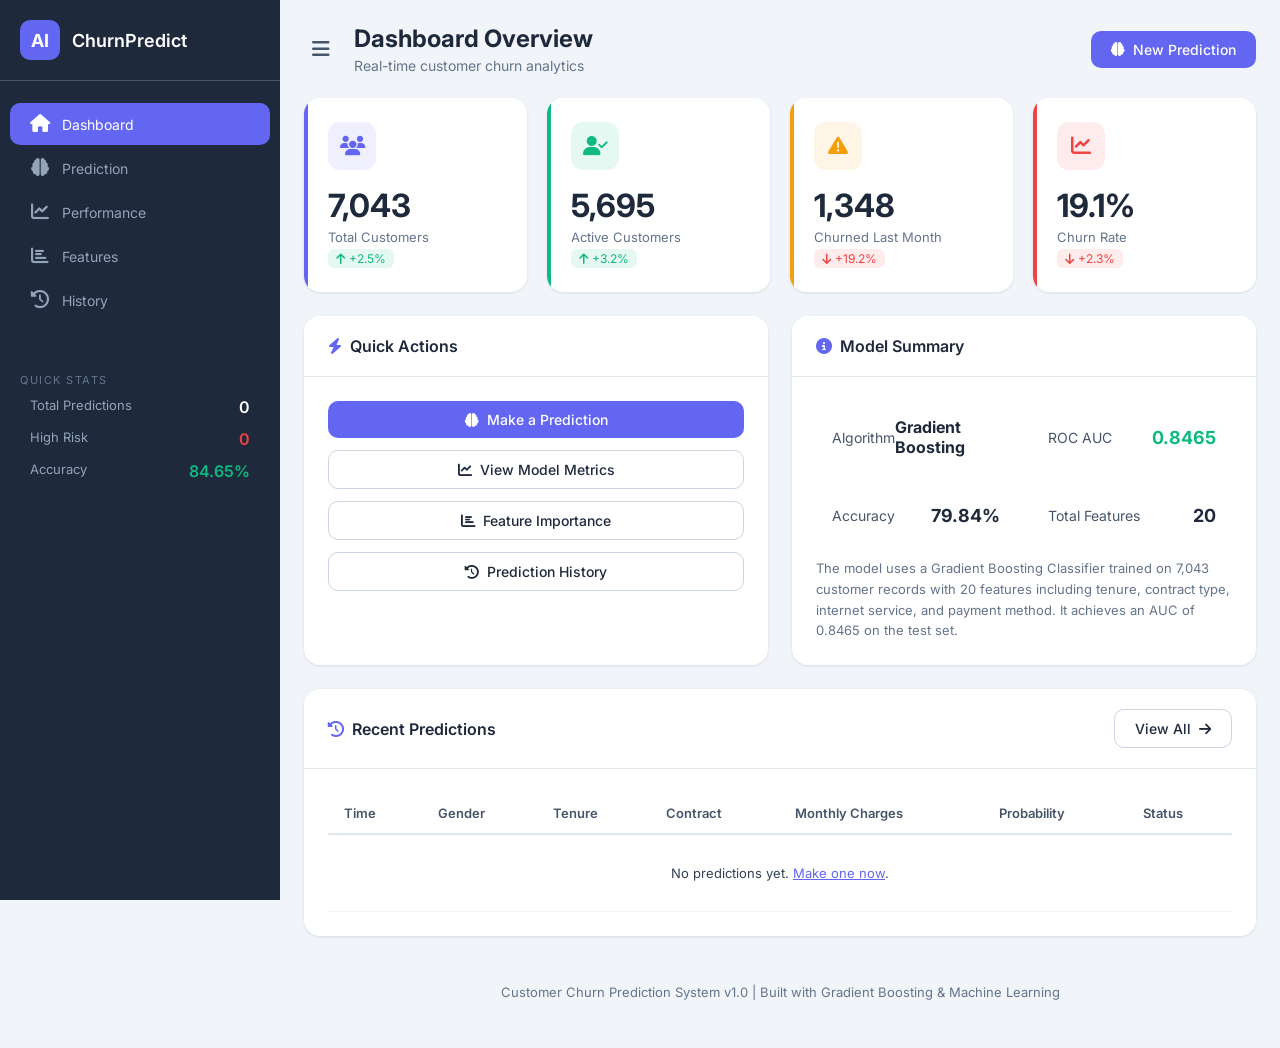
<file: templates/index.html>
<!doctype html>
<html lang="en">
    <head>
        <meta charset="UTF-8" />
        <meta name="viewport" content="width=device-width, initial-scale=1.0" />
        <title>Dashboard - ChurnPredict AI</title>
        <link
            href="https://fonts.googleapis.com/css2?family=Inter:wght@300;400;500;600;700;800&display=swap"
            rel="stylesheet"
        />
        <link
            rel="stylesheet"
            href="https://cdnjs.cloudflare.com/ajax/libs/font-awesome/6.4.0/css/all.min.css"
        />
        <link rel="stylesheet" href="/static/styles.css" />
    </head>
    <body>
        <div class="loading-overlay" id="loading">
            <div class="spinner"></div>
        </div>
        <div class="toast-container" id="toastContainer"></div>

        <!-- Sidebar -->
        <aside class="sidebar" id="sidebar">
            <div class="sidebar-brand">
                <div class="logo-icon">AI</div>
                <span class="brand-text">ChurnPredict</span>
            </div>
            <nav class="sidebar-nav">
                <a href="/" class="nav-item active">
                    <i class="fas fa-home"></i><span>Dashboard</span>
                </a>
                <a href="/prediction" class="nav-item">
                    <i class="fas fa-brain"></i><span>Prediction</span>
                </a>
                <a href="/performance" class="nav-item">
                    <i class="fas fa-chart-line"></i><span>Performance</span>
                </a>
                <a href="/features" class="nav-item">
                    <i class="fas fa-chart-bar"></i><span>Features</span>
                </a>
                <a href="/history" class="nav-item">
                    <i class="fas fa-history"></i><span>History</span>
                </a>
            </nav>
            <div class="sidebar-section">
                <div class="sidebar-section-title">Quick Stats</div>
                <div style="padding: 0 10px">
                    <div class="quick-stat">
                        <span class="label">Total Predictions</span>
                        <span class="value" id="qsTotal">—</span>
                    </div>
                    <div class="quick-stat">
                        <span class="label">High Risk</span>
                        <span
                            class="value"
                            style="color: var(--danger)"
                            id="qsHigh"
                            >—</span
                        >
                    </div>
                    <div class="quick-stat">
                        <span class="label">Accuracy</span>
                        <span class="value" style="color: var(--success)"
                            >84.65%</span
                        >
                    </div>
                </div>
            </div>
        </aside>

        <!-- Main -->
        <main class="main-content">
            <div class="top-bar">
                <div style="display: flex; align-items: center; gap: 16px">
                    <button class="menu-toggle" id="menuToggle">
                        <i class="fas fa-bars"></i>
                    </button>
                    <div class="page-title">
                        <h1>Dashboard Overview</h1>
                        <p>Real-time customer churn analytics</p>
                    </div>
                </div>
                <div class="top-actions">
                    <a href="/prediction" class="btn btn-primary">
                        <i class="fas fa-brain"></i> New Prediction
                    </a>
                </div>
            </div>

            <!-- Stats -->
            <section class="animate-in">
                <div class="stats-grid">
                    <div class="stat-card blue">
                        <div class="stat-icon">
                            <i class="fas fa-users"></i>
                        </div>
                        <div>
                            <div class="stat-value">7,043</div>
                            <div class="stat-label">Total Customers</div>
                            <div class="stat-change up">
                                <i class="fas fa-arrow-up"></i> +2.5%
                            </div>
                        </div>
                    </div>
                    <div class="stat-card green">
                        <div class="stat-icon">
                            <i class="fas fa-user-check"></i>
                        </div>
                        <div>
                            <div class="stat-value">5,695</div>
                            <div class="stat-label">Active Customers</div>
                            <div class="stat-change up">
                                <i class="fas fa-arrow-up"></i> +3.2%
                            </div>
                        </div>
                    </div>
                    <div class="stat-card orange">
                        <div class="stat-icon">
                            <i class="fas fa-exclamation-triangle"></i>
                        </div>
                        <div>
                            <div class="stat-value">1,348</div>
                            <div class="stat-label">Churned Last Month</div>
                            <div class="stat-change down">
                                <i class="fas fa-arrow-down"></i> +19.2%
                            </div>
                        </div>
                    </div>
                    <div class="stat-card red">
                        <div class="stat-icon">
                            <i class="fas fa-chart-line"></i>
                        </div>
                        <div>
                            <div class="stat-value">19.1%</div>
                            <div class="stat-label">Churn Rate</div>
                            <div class="stat-change down">
                                <i class="fas fa-arrow-down"></i> +2.3%
                            </div>
                        </div>
                    </div>
                </div>
            </section>

            <!-- Quick Summary Cards -->
            <div class="content-grid">
                <section class="card animate-in">
                    <div class="card-header">
                        <div class="card-title">
                            <i class="fas fa-bolt"></i> Quick Actions
                        </div>
                    </div>
                    <div
                        class="card-body"
                        style="display: flex; flex-direction: column; gap: 12px"
                    >
                        <a
                            href="/prediction"
                            class="btn btn-primary"
                            style="justify-content: center"
                        >
                            <i class="fas fa-brain"></i> Make a Prediction
                        </a>
                        <a
                            href="/performance"
                            class="btn btn-outline"
                            style="justify-content: center"
                        >
                            <i class="fas fa-chart-line"></i> View Model Metrics
                        </a>
                        <a
                            href="/features"
                            class="btn btn-outline"
                            style="justify-content: center"
                        >
                            <i class="fas fa-chart-bar"></i> Feature Importance
                        </a>
                        <a
                            href="/history"
                            class="btn btn-outline"
                            style="justify-content: center"
                        >
                            <i class="fas fa-history"></i> Prediction History
                        </a>
                    </div>
                </section>

                <section class="card animate-in">
                    <div class="card-header">
                        <div class="card-title">
                            <i class="fas fa-info-circle"></i> Model Summary
                        </div>
                    </div>
                    <div class="card-body">
                        <div class="metrics-grid">
                            <div class="metric-item">
                                <span class="metric-label">Algorithm</span>
                                <span
                                    class="metric-value"
                                    style="font-size: 16px"
                                    >Gradient Boosting</span
                                >
                            </div>
                            <div class="metric-item">
                                <span class="metric-label">ROC AUC</span>
                                <span
                                    class="metric-value"
                                    style="
                                        font-size: 18px;
                                        color: var(--success);
                                    "
                                    >0.8465</span
                                >
                            </div>
                            <div class="metric-item">
                                <span class="metric-label">Accuracy</span>
                                <span
                                    class="metric-value"
                                    style="font-size: 18px"
                                    >79.84%</span
                                >
                            </div>
                            <div class="metric-item">
                                <span class="metric-label">Total Features</span>
                                <span
                                    class="metric-value"
                                    style="font-size: 18px"
                                    >20</span
                                >
                            </div>
                        </div>
                        <p
                            style="
                                margin-top: 16px;
                                font-size: 13px;
                                color: var(--gray-500);
                                line-height: 1.6;
                            "
                        >
                            The model uses a Gradient Boosting Classifier
                            trained on 7,043 customer records with 20 features
                            including tenure, contract type, internet service,
                            and payment method. It achieves an AUC of 0.8465 on
                            the test set.
                        </p>
                    </div>
                </section>

                <section class="card animate-in" style="grid-column: 1/-1">
                    <div class="card-header">
                        <div class="card-title">
                            <i class="fas fa-history"></i> Recent Predictions
                        </div>
                        <a href="/history" class="btn btn-outline"
                            >View All <i class="fas fa-arrow-right"></i
                        ></a>
                    </div>
                    <div class="card-body">
                        <div class="table-container">
                            <table class="history-table">
                                <thead>
                                    <tr>
                                        <th>Time</th>
                                        <th>Gender</th>
                                        <th>Tenure</th>
                                        <th>Contract</th>
                                        <th>Monthly Charges</th>
                                        <th>Probability</th>
                                        <th>Status</th>
                                    </tr>
                                </thead>
                                <tbody id="recentBody">
                                    <tr>
                                        <td
                                            colspan="7"
                                            class="empty-state"
                                            style="padding: 30px"
                                        >
                                            No predictions yet
                                        </td>
                                    </tr>
                                </tbody>
                            </table>
                        </div>
                    </div>
                </section>
            </div>

            <div class="page-footer">
                <p>
                    Customer Churn Prediction System v1.0 | Built with Gradient
                    Boosting & Machine Learning
                </p>
            </div>
        </main>

        <script src="/static/app.js"></script>
        <script>
            document.addEventListener("DOMContentLoaded", () => {
                const preds = getPredictions();
                document.getElementById("qsTotal").textContent =
                    preds.length.toLocaleString();
                document.getElementById("qsHigh").textContent = preds.filter(
                    (p) => p.probability >= 0.7,
                ).length;

                const tbody = document.getElementById("recentBody");
                const recent = preds.slice(0, 5);
                if (recent.length === 0) {
                    tbody.innerHTML =
                        '<tr><td colspan="7" class="empty-state" style="padding:30px;">No predictions yet. <a href="prediction.html" style="color:var(--primary);">Make one now</a>.</td></tr>';
                    return;
                }
                tbody.innerHTML = recent
                    .map(
                        (item) => `
                <tr>
                    <td>${item.time}</td>
                    <td>${item.gender}</td>
                    <td>${item.tenure}</td>
                    <td>${item.contract}</td>
                    <td>$${Number(item.monthlyCharges).toFixed(2)}</td>
                    <td><strong>${(item.probability * 100).toFixed(1)}%</strong></td>
                    <td><span class="status-badge ${item.status === "Yes" ? "churned" : "retained"}">${item.status}</span></td>
                </tr>
            `,
                    )
                    .join("");
            });
        </script>
    </body>
</html>
</file>
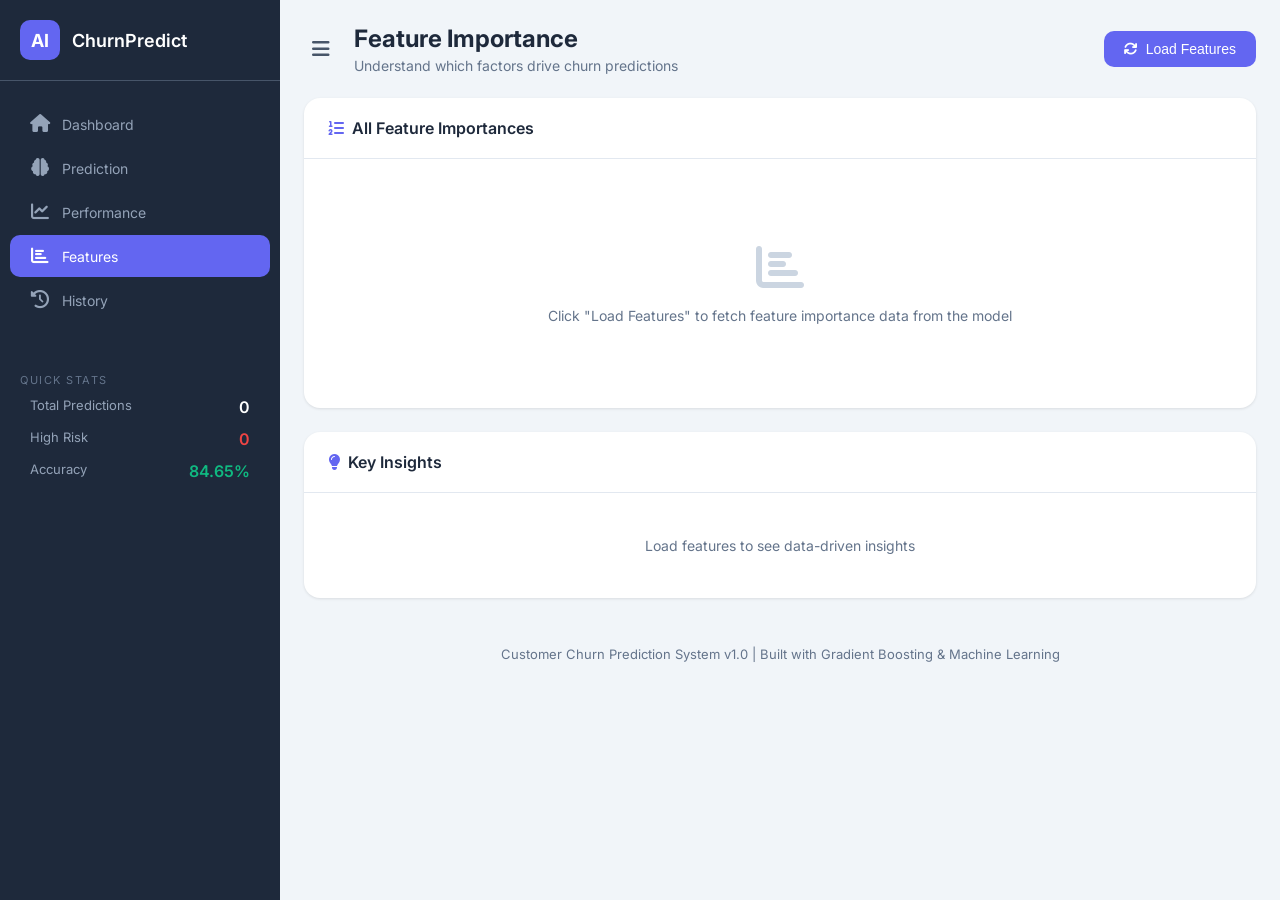
<file: templates/features.html>
<!doctype html>
<html lang="en">
    <head>
        <meta charset="UTF-8" />
        <meta name="viewport" content="width=device-width, initial-scale=1.0" />
        <title>Features - ChurnPredict AI</title>
        <link
            href="https://fonts.googleapis.com/css2?family=Inter:wght@300;400;500;600;700;800&display=swap"
            rel="stylesheet"
        />
        <link
            rel="stylesheet"
            href="https://cdnjs.cloudflare.com/ajax/libs/font-awesome/6.4.0/css/all.min.css"
        />
        <link rel="stylesheet" href="/static/styles.css" />
    </head>
    <body>
        <div class="loading-overlay" id="loading">
            <div class="spinner"></div>
        </div>
        <div class="toast-container" id="toastContainer"></div>

        <aside class="sidebar" id="sidebar">
            <div class="sidebar-brand">
                <div class="logo-icon">AI</div>
                <span class="brand-text">ChurnPredict</span>
            </div>
            <nav class="sidebar-nav">
                <a href="/" class="nav-item"
                    ><i class="fas fa-home"></i><span>Dashboard</span></a
                >
                <a href="/prediction" class="nav-item"
                    ><i class="fas fa-brain"></i><span>Prediction</span></a
                >
                <a href="/performance" class="nav-item"
                    ><i class="fas fa-chart-line"></i
                    ><span>Performance</span></a
                >
                <a href="/features" class="nav-item active"
                    ><i class="fas fa-chart-bar"></i><span>Features</span></a
                >
                <a href="/history" class="nav-item"
                    ><i class="fas fa-history"></i><span>History</span></a
                >
            </nav>
            <div class="sidebar-section">
                <div class="sidebar-section-title">Quick Stats</div>
                <div style="padding: 0 10px">
                    <div class="quick-stat">
                        <span class="label">Total Predictions</span
                        ><span class="value" id="qsTotal">—</span>
                    </div>
                    <div class="quick-stat">
                        <span class="label">High Risk</span
                        ><span
                            class="value"
                            style="color: var(--danger)"
                            id="qsHigh"
                            >—</span
                        >
                    </div>
                    <div class="quick-stat">
                        <span class="label">Accuracy</span
                        ><span class="value" style="color: var(--success)"
                            >84.65%</span
                        >
                    </div>
                </div>
            </div>
        </aside>

        <main class="main-content">
            <div class="top-bar">
                <div style="display: flex; align-items: center; gap: 16px">
                    <button class="menu-toggle" id="menuToggle">
                        <i class="fas fa-bars"></i>
                    </button>
                    <div class="page-title">
                        <h1>Feature Importance</h1>
                        <p>Understand which factors drive churn predictions</p>
                    </div>
                </div>
                <div class="top-actions">
                    <button
                        class="btn btn-primary"
                        onclick="loadFeatureImportances()"
                    >
                        <i class="fas fa-sync"></i> Load Features
                    </button>
                </div>
            </div>

            <!-- Top 3 Highlights -->
            <section
                class="stats-grid animate-in"
                id="topFeatures"
                style="display: none"
            >
                <div class="stat-card blue" id="top1Card">
                    <div class="stat-icon"><i class="fas fa-trophy"></i></div>
                    <div>
                        <div
                            class="stat-value"
                            style="font-size: 22px"
                            id="top1Name"
                        >
                            —
                        </div>
                        <div class="stat-label">#1 Most Important Feature</div>
                        <div class="stat-change up" id="top1Val">—</div>
                    </div>
                </div>
                <div class="stat-card green" id="top2Card">
                    <div class="stat-icon"><i class="fas fa-medal"></i></div>
                    <div>
                        <div
                            class="stat-value"
                            style="font-size: 22px"
                            id="top2Name"
                        >
                            —
                        </div>
                        <div class="stat-label">#2 Most Important Feature</div>
                        <div class="stat-change up" id="top2Val">—</div>
                    </div>
                </div>
                <div class="stat-card orange" id="top3Card">
                    <div class="stat-icon"><i class="fas fa-award"></i></div>
                    <div>
                        <div
                            class="stat-value"
                            style="font-size: 22px"
                            id="top3Name"
                        >
                            —
                        </div>
                        <div class="stat-label">#3 Most Important Feature</div>
                        <div class="stat-change up" id="top3Val">—</div>
                    </div>
                </div>
                <div class="stat-card red">
                    <div class="stat-icon">
                        <i class="fas fa-layer-group"></i>
                    </div>
                    <div>
                        <div class="stat-value" id="totalFeatures">20</div>
                        <div class="stat-label">Total Features Used</div>
                    </div>
                </div>
            </section>

            <!-- Full List -->
            <section class="card animate-in">
                <div class="card-header">
                    <div class="card-title">
                        <i class="fas fa-list-ol"></i> All Feature Importances
                    </div>
                </div>
                <div class="card-body" id="featureImportanceList">
                    <div class="empty-state">
                        <i class="fas fa-chart-bar"></i>
                        <p>
                            Click "Load Features" to fetch feature importance
                            data from the model
                        </p>
                    </div>
                </div>
            </section>

            <!-- Insights -->
            <section
                class="card animate-in"
                style="margin-top: 24px"
                id="insightsCard"
                style="display: none"
            >
                <div class="card-header">
                    <div class="card-title">
                        <i class="fas fa-lightbulb"></i> Key Insights
                    </div>
                </div>
                <div class="card-body" id="insightsBody">
                    <div class="empty-state" style="padding: 20px">
                        <p>Load features to see data-driven insights</p>
                    </div>
                </div>
            </section>

            <div class="page-footer">
                <p>
                    Customer Churn Prediction System v1.0 | Built with Gradient
                    Boosting & Machine Learning
                </p>
            </div>
        </main>

        <script src="/static/app.js"></script>
        <script>
            function updateQuickStats() {
                const preds = getPredictions();
                document.getElementById("qsTotal").textContent =
                    preds.length.toLocaleString();
                document.getElementById("qsHigh").textContent = preds.filter(
                    (p) => p.probability >= 0.7,
                ).length;
            }

            async function loadFeatureImportances() {
                showLoading();
                try {
                    const response = await fetch("/api/features");
                    if (!response.ok)
                        throw new Error("Failed to load features");
                    const data = await response.json();
                    const features = data.features;

                    // Top 3
                    const topSection = document.getElementById("topFeatures");
                    topSection.style.display = "";
                    document.getElementById("top1Name").textContent =
                        features[0].feature;
                    document.getElementById("top1Val").textContent =
                        (features[0].importance * 100).toFixed(2) + "%";
                    document.getElementById("top2Name").textContent =
                        features[1].feature;
                    document.getElementById("top2Val").textContent =
                        (features[1].importance * 100).toFixed(2) + "%";
                    document.getElementById("top3Name").textContent =
                        features[2].feature;
                    document.getElementById("top3Val").textContent =
                        (features[2].importance * 100).toFixed(2) + "%";
                    document.getElementById("totalFeatures").textContent =
                        features.length;

                    // Full list
                    const maxImportance = features[0].importance;
                    const listDiv = document.getElementById(
                        "featureImportanceList",
                    );
                    listDiv.innerHTML = features
                        .map((item, index) => {
                            const pct = (
                                (item.importance / maxImportance) *
                                100
                            ).toFixed(1);
                            const impPct = (item.importance * 100).toFixed(2);
                            return `
                        <div class="feature-item">
                            <div class="feature-rank">${index + 1}</div>
                            <div class="feature-name">${item.feature}</div>
                            <div class="feature-bar-container">
                                <div class="feature-bar">
                                    <div class="feature-bar-fill" style="width:${pct}%"></div>
                                </div>
                            </div>
                            <div class="feature-importance">${impPct}%</div>
                        </div>
                    `;
                        })
                        .join("");

                    // Insights
                    const insightsCard =
                        document.getElementById("insightsCard");
                    insightsCard.style.display = "";
                    const top5 = features
                        .slice(0, 5)
                        .map(
                            (f) =>
                                `<strong>${f.feature}</strong> (${(f.importance * 100).toFixed(2)}%)`,
                        )
                        .join(", ");
                    document.getElementById("insightsBody").innerHTML = `
                    <div style="font-size:14px;color:var(--gray-600);line-height:1.8;">
                        <p><i class="fas fa-check-circle" style="color:var(--success);margin-right:6px;"></i>
                            The top 5 most important features are: ${top5}.</p>
                        <p style="margin-top:8px;"><i class="fas fa-check-circle" style="color:var(--success);margin-right:6px;"></i>
                            <strong>Tenure</strong> and <strong>Contract type</strong> are the strongest predictors — customers with short tenure on month-to-month contracts are significantly more likely to churn.</p>
                        <p style="margin-top:8px;"><i class="fas fa-check-circle" style="color:var(--success);margin-right:6px;"></i>
                            <strong>Monthly charges</strong> and <strong>total charges</strong> indicate that pricing plays a key role in customer retention decisions.</p>
                        <p style="margin-top:8px;"><i class="fas fa-check-circle" style="color:var(--success);margin-right:6px;"></i>
                            Features like <strong>Online Security</strong>, <strong>Tech Support</strong>, and <strong>Device Protection</strong> suggest that additional services help reduce churn.</p>
                    </div>
                `;

                    showToast(`Loaded ${features.length} features`, "success");
                } catch (error) {
                    showToast(
                        "Failed to load features: " + error.message,
                        "error",
                    );
                } finally {
                    hideLoading();
                }
            }

            updateQuickStats();
        </script>
    </body>
</html>
</file>
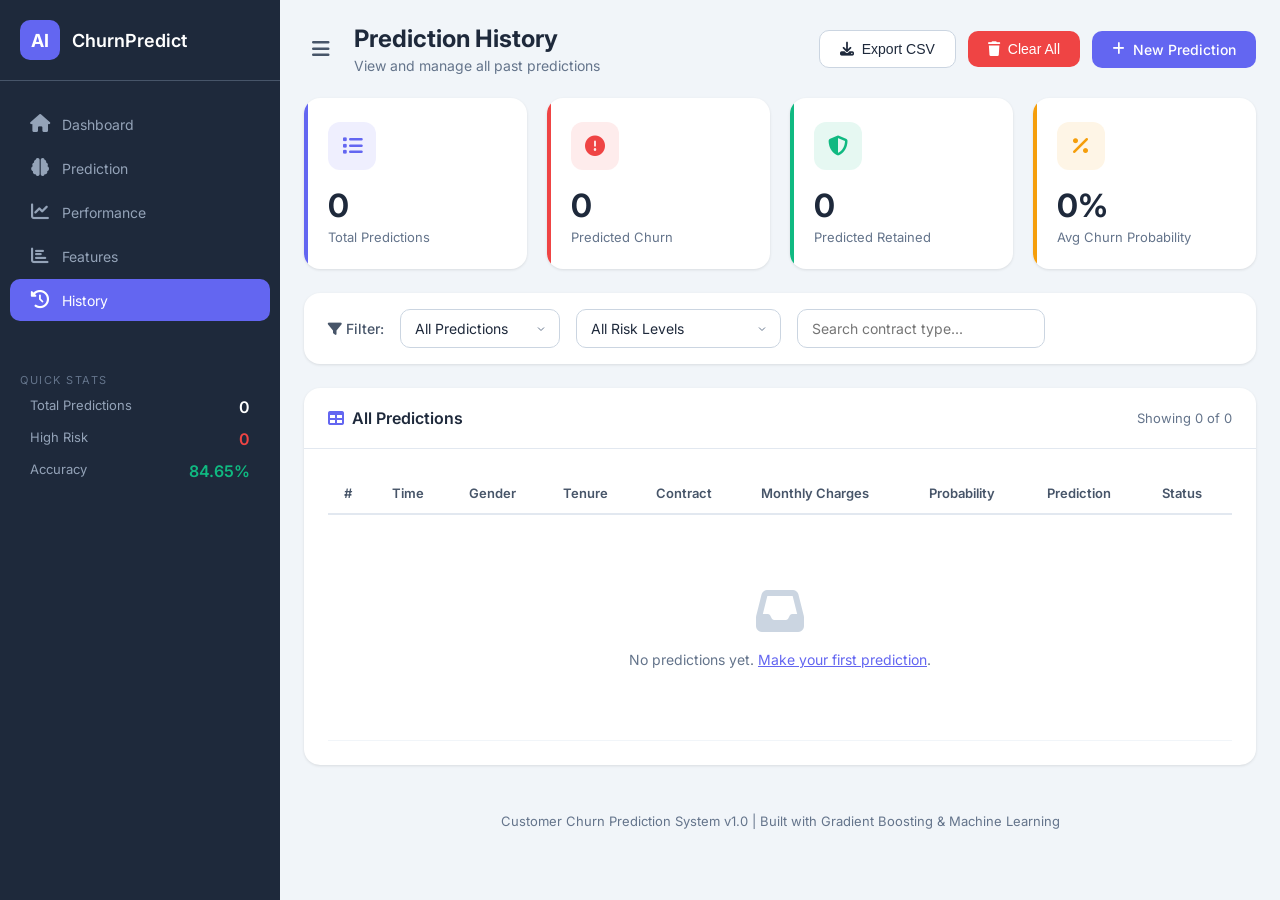
<file: templates/history.html>
<!doctype html>
<html lang="en">
    <head>
        <meta charset="UTF-8" />
        <meta name="viewport" content="width=device-width, initial-scale=1.0" />
        <title>History - ChurnPredict AI</title>
        <link
            href="https://fonts.googleapis.com/css2?family=Inter:wght@300;400;500;600;700;800&display=swap"
            rel="stylesheet"
        />
        <link
            rel="stylesheet"
            href="https://cdnjs.cloudflare.com/ajax/libs/font-awesome/6.4.0/css/all.min.css"
        />
        <link rel="stylesheet" href="/static/styles.css" />
    </head>
    <body>
        <div class="loading-overlay" id="loading">
            <div class="spinner"></div>
        </div>
        <div class="toast-container" id="toastContainer"></div>

        <aside class="sidebar" id="sidebar">
            <div class="sidebar-brand">
                <div class="logo-icon">AI</div>
                <span class="brand-text">ChurnPredict</span>
            </div>
            <nav class="sidebar-nav">
                <a href="/" class="nav-item"
                    ><i class="fas fa-home"></i><span>Dashboard</span></a
                >
                <a href="/prediction" class="nav-item"
                    ><i class="fas fa-brain"></i><span>Prediction</span></a
                >
                <a href="/performance" class="nav-item"
                    ><i class="fas fa-chart-line"></i
                    ><span>Performance</span></a
                >
                <a href="/features" class="nav-item"
                    ><i class="fas fa-chart-bar"></i><span>Features</span></a
                >
                <a href="/history" class="nav-item active"
                    ><i class="fas fa-history"></i><span>History</span></a
                >
            </nav>
            <div class="sidebar-section">
                <div class="sidebar-section-title">Quick Stats</div>
                <div style="padding: 0 10px">
                    <div class="quick-stat">
                        <span class="label">Total Predictions</span
                        ><span class="value" id="qsTotal">—</span>
                    </div>
                    <div class="quick-stat">
                        <span class="label">High Risk</span
                        ><span
                            class="value"
                            style="color: var(--danger)"
                            id="qsHigh"
                            >—</span
                        >
                    </div>
                    <div class="quick-stat">
                        <span class="label">Accuracy</span
                        ><span class="value" style="color: var(--success)"
                            >84.65%</span
                        >
                    </div>
                </div>
            </div>
        </aside>

        <main class="main-content">
            <div class="top-bar">
                <div style="display: flex; align-items: center; gap: 16px">
                    <button class="menu-toggle" id="menuToggle">
                        <i class="fas fa-bars"></i>
                    </button>
                    <div class="page-title">
                        <h1>Prediction History</h1>
                        <p>View and manage all past predictions</p>
                    </div>
                </div>
                <div class="top-actions">
                    <button class="btn btn-outline" onclick="exportCSV()">
                        <i class="fas fa-download"></i> Export CSV
                    </button>
                    <button class="btn btn-danger" onclick="clearHistory()">
                        <i class="fas fa-trash"></i> Clear All
                    </button>
                    <a href="/prediction" class="btn btn-primary">
                        <i class="fas fa-plus"></i> New Prediction
                    </a>
                </div>
            </div>

            <!-- Summary Stats -->
            <section class="stats-grid animate-in" id="historyStats">
                <div class="stat-card blue">
                    <div class="stat-icon"><i class="fas fa-list"></i></div>
                    <div>
                        <div class="stat-value" id="hTotal">0</div>
                        <div class="stat-label">Total Predictions</div>
                    </div>
                </div>
                <div class="stat-card red">
                    <div class="stat-icon">
                        <i class="fas fa-exclamation-circle"></i>
                    </div>
                    <div>
                        <div class="stat-value" id="hChurned">0</div>
                        <div class="stat-label">Predicted Churn</div>
                    </div>
                </div>
                <div class="stat-card green">
                    <div class="stat-icon">
                        <i class="fas fa-shield-alt"></i>
                    </div>
                    <div>
                        <div class="stat-value" id="hRetained">0</div>
                        <div class="stat-label">Predicted Retained</div>
                    </div>
                </div>
                <div class="stat-card orange">
                    <div class="stat-icon">
                        <i class="fas fa-percentage"></i>
                    </div>
                    <div>
                        <div class="stat-value" id="hAvgProb">0%</div>
                        <div class="stat-label">Avg Churn Probability</div>
                    </div>
                </div>
            </section>

            <!-- Filter Bar -->
            <section class="card animate-in" style="margin-bottom: 24px">
                <div
                    class="card-body"
                    style="
                        padding: 16px 24px;
                        display: flex;
                        gap: 16px;
                        align-items: center;
                        flex-wrap: wrap;
                    "
                >
                    <span
                        style="
                            font-size: 14px;
                            font-weight: 500;
                            color: var(--gray-600);
                        "
                        ><i class="fas fa-filter"></i> Filter:</span
                    >
                    <select
                        class="form-control"
                        id="filterStatus"
                        onchange="renderHistory()"
                        style="width: auto; min-width: 160px"
                    >
                        <option value="all">All Predictions</option>
                        <option value="Yes">Churned</option>
                        <option value="No">Retained</option>
                    </select>
                    <select
                        class="form-control"
                        id="filterRisk"
                        onchange="renderHistory()"
                        style="width: auto; min-width: 160px"
                    >
                        <option value="all">All Risk Levels</option>
                        <option value="high">High Risk (≥70%)</option>
                        <option value="medium">Medium Risk (40-70%)</option>
                        <option value="low">Low Risk (<40%)</option>
                    </select>
                    <input
                        type="text"
                        class="form-control"
                        id="filterSearch"
                        placeholder="Search contract type..."
                        oninput="renderHistory()"
                        style="width: auto; min-width: 200px"
                    />
                </div>
            </section>

            <!-- Table -->
            <section class="card animate-in">
                <div class="card-header">
                    <div class="card-title">
                        <i class="fas fa-table"></i> All Predictions
                    </div>
                    <span
                        style="font-size: 13px; color: var(--gray-500)"
                        id="resultCount"
                    ></span>
                </div>
                <div class="card-body">
                    <div class="table-container">
                        <table class="history-table">
                            <thead>
                                <tr>
                                    <th>#</th>
                                    <th>Time</th>
                                    <th>Gender</th>
                                    <th>Tenure</th>
                                    <th>Contract</th>
                                    <th>Monthly Charges</th>
                                    <th>Probability</th>
                                    <th>Prediction</th>
                                    <th>Status</th>
                                </tr>
                            </thead>
                            <tbody id="historyBody"></tbody>
                        </table>
                    </div>
                </div>
            </section>

            <div class="page-footer">
                <p>
                    Customer Churn Prediction System v1.0 | Built with Gradient
                    Boosting & Machine Learning
                </p>
            </div>
        </main>

        <script src="/static/app.js"></script>
        <script>
            function updateQuickStats() {
                const preds = getPredictions();
                document.getElementById("qsTotal").textContent =
                    preds.length.toLocaleString();
                document.getElementById("qsHigh").textContent = preds.filter(
                    (p) => p.probability >= 0.7,
                ).length;
            }

            function getFiltered() {
                let preds = getPredictions();
                const status = document.getElementById("filterStatus").value;
                const risk = document.getElementById("filterRisk").value;
                const search = document
                    .getElementById("filterSearch")
                    .value.toLowerCase();

                if (status !== "all")
                    preds = preds.filter((p) => p.status === status);
                if (risk === "high")
                    preds = preds.filter((p) => p.probability >= 0.7);
                else if (risk === "medium")
                    preds = preds.filter(
                        (p) => p.probability >= 0.4 && p.probability < 0.7,
                    );
                else if (risk === "low")
                    preds = preds.filter((p) => p.probability < 0.4);
                if (search)
                    preds = preds.filter((p) =>
                        (p.contract || "").toLowerCase().includes(search),
                    );

                return preds;
            }

            function renderHistory() {
                const preds = getFiltered();
                const allPreds = getPredictions();
                const tbody = document.getElementById("historyBody");
                const countEl = document.getElementById("resultCount");

                // Update summary stats (based on all, not filtered)
                document.getElementById("hTotal").textContent = allPreds.length;
                document.getElementById("hChurned").textContent =
                    allPreds.filter((p) => p.status === "Yes").length;
                document.getElementById("hRetained").textContent =
                    allPreds.filter((p) => p.status === "No").length;
                const avg = allPreds.length
                    ? (
                          (allPreds.reduce((s, p) => s + p.probability, 0) /
                              allPreds.length) *
                          100
                      ).toFixed(1)
                    : 0;
                document.getElementById("hAvgProb").textContent = avg + "%";

                countEl.textContent = `Showing ${preds.length} of ${allPreds.length}`;

                if (preds.length === 0) {
                    tbody.innerHTML = `
                    <tr>
                        <td colspan="9">
                            <div class="empty-state">
                                <i class="fas fa-inbox"></i>
                                <p>${allPreds.length === 0 ? 'No predictions yet. <a href="/prediction" style="color:var(--primary);">Make your first prediction</a>.' : "No results match your filters."}</p>
                            </div>
                        </td>
                    </tr>
                `;
                    return;
                }

                tbody.innerHTML = preds
                    .map((item, index) => {
                        const probPct = (item.probability * 100).toFixed(1);
                        let riskColor = "var(--success)";
                        if (item.probability >= 0.7)
                            riskColor = "var(--danger)";
                        else if (item.probability >= 0.4)
                            riskColor = "var(--warning)";
                        return `
                    <tr>
                        <td>${index + 1}</td>
                        <td>${item.time}</td>
                        <td>${item.gender}</td>
                        <td>${item.tenure}</td>
                        <td>${item.contract}</td>
                        <td>$${Number(item.monthlyCharges).toFixed(2)}</td>
                        <td><strong style="color:${riskColor};">${probPct}%</strong></td>
                        <td>${item.prediction}</td>
                        <td><span class="status-badge ${item.status === "Yes" ? "churned" : "retained"}">${item.status}</span></td>
                    </tr>
                `;
                    })
                    .join("");
            }

            function clearHistory() {
                if (getPredictions().length === 0) {
                    showToast("History is already empty", "info");
                    return;
                }
                if (
                    confirm(
                        "Are you sure you want to clear all prediction history? This cannot be undone.",
                    )
                ) {
                    localStorage.removeItem("churn_predictions");
                    renderHistory();
                    updateQuickStats();
                    showToast("History cleared", "success");
                }
            }

            function exportCSV() {
                const preds = getFiltered();
                if (preds.length === 0) {
                    showToast("No data to export", "error");
                    return;
                }
                const headers = [
                    "Time",
                    "Gender",
                    "Tenure",
                    "Contract",
                    "Monthly Charges",
                    "Probability",
                    "Prediction",
                    "Status",
                ];
                const rows = preds.map((p) => [
                    p.time,
                    p.gender,
                    p.tenure,
                    p.contract,
                    Number(p.monthlyCharges).toFixed(2),
                    (p.probability * 100).toFixed(1) + "%",
                    p.prediction,
                    p.status,
                ]);
                let csv =
                    headers.join(",") +
                    "\n" +
                    rows
                        .map((r) => r.map((c) => `"${c}"`).join(","))
                        .join("\n");
                const blob = new Blob([csv], { type: "text/csv" });
                const url = URL.createObjectURL(blob);
                const a = document.createElement("a");
                a.href = url;
                a.download = `churn_predictions_${new Date().toISOString().slice(0, 10)}.csv`;
                a.click();
                URL.revokeObjectURL(url);
                showToast(`Exported ${preds.length} records`, "success");
            }

            renderHistory();
            updateQuickStats();
        </script>
    </body>
</html>
</file>
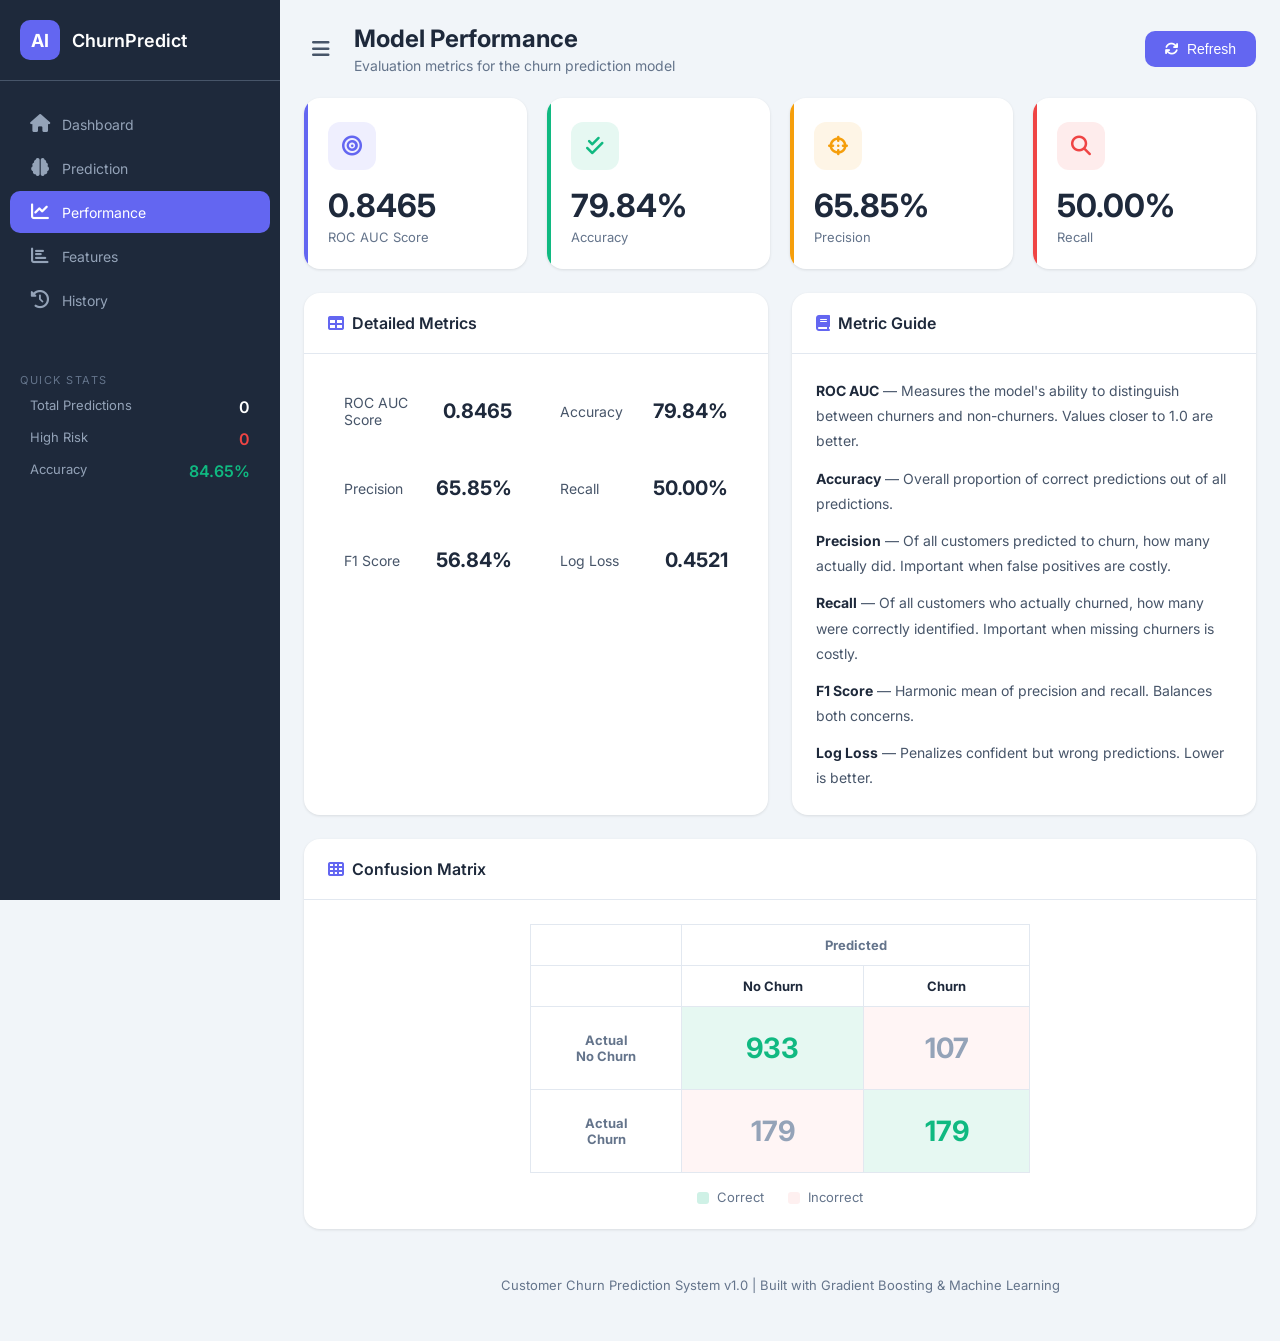
<file: templates/performance.html>
<!doctype html>
<html lang="en">
    <head>
        <meta charset="UTF-8" />
        <meta name="viewport" content="width=device-width, initial-scale=1.0" />
        <title>Performance - ChurnPredict AI</title>
        <link
            href="https://fonts.googleapis.com/css2?family=Inter:wght@300;400;500;600;700;800&display=swap"
            rel="stylesheet"
        />
        <link
            rel="stylesheet"
            href="https://cdnjs.cloudflare.com/ajax/libs/font-awesome/6.4.0/css/all.min.css"
        />
        <link rel="stylesheet" href="/static/styles.css" />
    </head>
    <body>
        <div class="loading-overlay" id="loading">
            <div class="spinner"></div>
        </div>
        <div class="toast-container" id="toastContainer"></div>

        <aside class="sidebar" id="sidebar">
            <div class="sidebar-brand">
                <div class="logo-icon">AI</div>
                <span class="brand-text">ChurnPredict</span>
            </div>
            <nav class="sidebar-nav">
                <a href="/" class="nav-item"
                    ><i class="fas fa-home"></i><span>Dashboard</span></a
                >
                <a href="/prediction" class="nav-item"
                    ><i class="fas fa-brain"></i><span>Prediction</span></a
                >
                <a href="/performance" class="nav-item active"
                    ><i class="fas fa-chart-line"></i
                    ><span>Performance</span></a
                >
                <a href="/features" class="nav-item"
                    ><i class="fas fa-chart-bar"></i><span>Features</span></a
                >
                <a href="/history" class="nav-item"
                    ><i class="fas fa-history"></i><span>History</span></a
                >
            </nav>
            <div class="sidebar-section">
                <div class="sidebar-section-title">Quick Stats</div>
                <div style="padding: 0 10px">
                    <div class="quick-stat">
                        <span class="label">Total Predictions</span
                        ><span class="value" id="qsTotal">—</span>
                    </div>
                    <div class="quick-stat">
                        <span class="label">High Risk</span
                        ><span
                            class="value"
                            style="color: var(--danger)"
                            id="qsHigh"
                            >—</span
                        >
                    </div>
                    <div class="quick-stat">
                        <span class="label">Accuracy</span
                        ><span class="value" style="color: var(--success)"
                            >84.65%</span
                        >
                    </div>
                </div>
            </div>
        </aside>

        <main class="main-content">
            <div class="top-bar">
                <div style="display: flex; align-items: center; gap: 16px">
                    <button class="menu-toggle" id="menuToggle">
                        <i class="fas fa-bars"></i>
                    </button>
                    <div class="page-title">
                        <h1>Model Performance</h1>
                        <p>Evaluation metrics for the churn prediction model</p>
                    </div>
                </div>
                <div class="top-actions">
                    <button class="btn btn-primary" onclick="refreshMetrics()">
                        <i class="fas fa-sync"></i> Refresh
                    </button>
                </div>
            </div>

            <!-- Primary Metrics -->
            <section class="stats-grid animate-in">
                <div class="stat-card blue">
                    <div class="stat-icon"><i class="fas fa-bullseye"></i></div>
                    <div>
                        <div class="stat-value" id="rocAuc">0.8465</div>
                        <div class="stat-label">ROC AUC Score</div>
                    </div>
                </div>
                <div class="stat-card green">
                    <div class="stat-icon">
                        <i class="fas fa-check-double"></i>
                    </div>
                    <div>
                        <div class="stat-value" id="accuracy">79.84%</div>
                        <div class="stat-label">Accuracy</div>
                    </div>
                </div>
                <div class="stat-card orange">
                    <div class="stat-icon">
                        <i class="fas fa-crosshairs"></i>
                    </div>
                    <div>
                        <div class="stat-value" id="precision">65.85%</div>
                        <div class="stat-label">Precision</div>
                    </div>
                </div>
                <div class="stat-card red">
                    <div class="stat-icon"><i class="fas fa-search"></i></div>
                    <div>
                        <div class="stat-value" id="recall">50.00%</div>
                        <div class="stat-label">Recall</div>
                    </div>
                </div>
            </section>

            <div class="content-grid">
                <!-- All Metrics Detail -->
                <section class="card animate-in">
                    <div class="card-header">
                        <div class="card-title">
                            <i class="fas fa-table"></i> Detailed Metrics
                        </div>
                    </div>
                    <div class="card-body">
                        <div class="metrics-grid">
                            <div class="metric-item">
                                <span class="metric-label">ROC AUC Score</span>
                                <span
                                    class="metric-value"
                                    id="mRocAuc"
                                    style="font-size: 20px"
                                    >0.8465</span
                                >
                            </div>
                            <div class="metric-item">
                                <span class="metric-label">Accuracy</span>
                                <span
                                    class="metric-value"
                                    id="mAccuracy"
                                    style="font-size: 20px"
                                    >79.84%</span
                                >
                            </div>
                            <div class="metric-item">
                                <span class="metric-label">Precision</span>
                                <span
                                    class="metric-value"
                                    id="mPrecision"
                                    style="font-size: 20px"
                                    >65.85%</span
                                >
                            </div>
                            <div class="metric-item">
                                <span class="metric-label">Recall</span>
                                <span
                                    class="metric-value"
                                    id="mRecall"
                                    style="font-size: 20px"
                                    >50.00%</span
                                >
                            </div>
                            <div class="metric-item">
                                <span class="metric-label">F1 Score</span>
                                <span
                                    class="metric-value"
                                    id="mF1"
                                    style="font-size: 20px"
                                    >56.84%</span
                                >
                            </div>
                            <div class="metric-item">
                                <span class="metric-label">Log Loss</span>
                                <span
                                    class="metric-value"
                                    id="mLogLoss"
                                    style="font-size: 20px"
                                    >0.4521</span
                                >
                            </div>
                        </div>
                    </div>
                </section>

                <!-- Interpretation Guide -->
                <section class="card animate-in">
                    <div class="card-header">
                        <div class="card-title">
                            <i class="fas fa-book"></i> Metric Guide
                        </div>
                    </div>
                    <div
                        class="card-body"
                        style="
                            font-size: 14px;
                            color: var(--gray-600);
                            line-height: 1.8;
                        "
                    >
                        <p>
                            <strong style="color: var(--dark)">ROC AUC</strong>
                            — Measures the model's ability to distinguish
                            between churners and non-churners. Values closer to
                            1.0 are better.
                        </p>
                        <p style="margin-top: 12px">
                            <strong style="color: var(--dark)">Accuracy</strong>
                            — Overall proportion of correct predictions out of
                            all predictions.
                        </p>
                        <p style="margin-top: 12px">
                            <strong style="color: var(--dark)"
                                >Precision</strong
                            >
                            — Of all customers predicted to churn, how many
                            actually did. Important when false positives are
                            costly.
                        </p>
                        <p style="margin-top: 12px">
                            <strong style="color: var(--dark)">Recall</strong> —
                            Of all customers who actually churned, how many were
                            correctly identified. Important when missing
                            churners is costly.
                        </p>
                        <p style="margin-top: 12px">
                            <strong style="color: var(--dark)">F1 Score</strong>
                            — Harmonic mean of precision and recall. Balances
                            both concerns.
                        </p>
                        <p style="margin-top: 12px">
                            <strong style="color: var(--dark)">Log Loss</strong>
                            — Penalizes confident but wrong predictions. Lower
                            is better.
                        </p>
                    </div>
                </section>

                <!-- Confusion Matrix -->
                <section class="card animate-in" style="grid-column: 1/-1">
                    <div class="card-header">
                        <div class="card-title">
                            <i class="fas fa-th"></i> Confusion Matrix
                        </div>
                    </div>
                    <div class="card-body">
                        <div style="max-width: 500px; margin: 0 auto">
                            <table
                                style="
                                    width: 100%;
                                    border-collapse: collapse;
                                    text-align: center;
                                "
                            >
                                <thead>
                                    <tr>
                                        <th
                                            style="
                                                padding: 12px;
                                                border: 1px solid
                                                    var(--gray-200);
                                            "
                                        ></th>
                                        <th
                                            style="
                                                padding: 12px;
                                                border: 1px solid
                                                    var(--gray-200);
                                                color: var(--gray-500);
                                                font-size: 13px;
                                            "
                                            colspan="2"
                                        >
                                            Predicted
                                        </th>
                                    </tr>
                                    <tr>
                                        <th
                                            style="
                                                padding: 12px;
                                                border: 1px solid
                                                    var(--gray-200);
                                            "
                                        ></th>
                                        <th
                                            style="
                                                padding: 12px;
                                                border: 1px solid
                                                    var(--gray-200);
                                                font-size: 13px;
                                            "
                                        >
                                            No Churn
                                        </th>
                                        <th
                                            style="
                                                padding: 12px;
                                                border: 1px solid
                                                    var(--gray-200);
                                                font-size: 13px;
                                            "
                                        >
                                            Churn
                                        </th>
                                    </tr>
                                </thead>
                                <tbody>
                                    <tr>
                                        <th
                                            style="
                                                padding: 12px;
                                                border: 1px solid
                                                    var(--gray-200);
                                                font-size: 13px;
                                                color: var(--gray-500);
                                            "
                                        >
                                            Actual<br />No Churn
                                        </th>
                                        <td
                                            style="
                                                padding: 24px;
                                                border: 1px solid
                                                    var(--gray-200);
                                                background: rgba(
                                                    16,
                                                    185,
                                                    129,
                                                    0.1
                                                );
                                                font-size: 28px;
                                                font-weight: 700;
                                                color: var(--success);
                                            "
                                            id="cmTN"
                                        >
                                            933
                                        </td>
                                        <td
                                            style="
                                                padding: 24px;
                                                border: 1px solid
                                                    var(--gray-200);
                                                background: rgba(
                                                    239,
                                                    68,
                                                    68,
                                                    0.05
                                                );
                                                font-size: 28px;
                                                font-weight: 700;
                                                color: var(--gray-400);
                                            "
                                            id="cmFP"
                                        >
                                            107
                                        </td>
                                    </tr>
                                    <tr>
                                        <th
                                            style="
                                                padding: 12px;
                                                border: 1px solid
                                                    var(--gray-200);
                                                font-size: 13px;
                                                color: var(--gray-500);
                                            "
                                        >
                                            Actual<br />Churn
                                        </th>
                                        <td
                                            style="
                                                padding: 24px;
                                                border: 1px solid
                                                    var(--gray-200);
                                                background: rgba(
                                                    239,
                                                    68,
                                                    68,
                                                    0.05
                                                );
                                                font-size: 28px;
                                                font-weight: 700;
                                                color: var(--gray-400);
                                            "
                                            id="cmFN"
                                        >
                                            179
                                        </td>
                                        <td
                                            style="
                                                padding: 24px;
                                                border: 1px solid
                                                    var(--gray-200);
                                                background: rgba(
                                                    16,
                                                    185,
                                                    129,
                                                    0.1
                                                );
                                                font-size: 28px;
                                                font-weight: 700;
                                                color: var(--success);
                                            "
                                            id="cmTP"
                                        >
                                            179
                                        </td>
                                    </tr>
                                </tbody>
                            </table>
                            <div
                                style="
                                    display: flex;
                                    justify-content: center;
                                    gap: 24px;
                                    margin-top: 16px;
                                    font-size: 13px;
                                    color: var(--gray-500);
                                "
                            >
                                <span
                                    ><span
                                        style="
                                            display: inline-block;
                                            width: 12px;
                                            height: 12px;
                                            background: rgba(16, 185, 129, 0.2);
                                            border-radius: 3px;
                                            vertical-align: middle;
                                            margin-right: 4px;
                                        "
                                    ></span>
                                    Correct</span
                                >
                                <span
                                    ><span
                                        style="
                                            display: inline-block;
                                            width: 12px;
                                            height: 12px;
                                            background: rgba(239, 68, 68, 0.08);
                                            border-radius: 3px;
                                            vertical-align: middle;
                                            margin-right: 4px;
                                        "
                                    ></span>
                                    Incorrect</span
                                >
                            </div>
                        </div>
                    </div>
                </section>
            </div>

            <div class="page-footer">
                <p>
                    Customer Churn Prediction System v1.0 | Built with Gradient
                    Boosting & Machine Learning
                </p>
            </div>
        </main>

        <script src="/static/app.js"></script>
        <script>
            function updateQuickStats() {
                const preds = getPredictions();
                document.getElementById("qsTotal").textContent =
                    preds.length.toLocaleString();
                document.getElementById("qsHigh").textContent = preds.filter(
                    (p) => p.probability >= 0.7,
                ).length;
            }

            async function refreshMetrics() {
                showLoading();
                try {
                    const response = await fetch("/metrics");
                    if (!response.ok) throw new Error("Failed to load metrics");
                    const data = await response.json();

                    document.getElementById("rocAuc").textContent =
                        data.roc_auc.toFixed(4);
                    document.getElementById("accuracy").textContent =
                        (data.accuracy * 100).toFixed(2) + "%";
                    document.getElementById("precision").textContent =
                        (data.precision * 100).toFixed(2) + "%";
                    document.getElementById("recall").textContent =
                        (data.recall * 100).toFixed(2) + "%";

                    document.getElementById("mRocAuc").textContent =
                        data.roc_auc.toFixed(4);
                    document.getElementById("mAccuracy").textContent =
                        (data.accuracy * 100).toFixed(2) + "%";
                    document.getElementById("mPrecision").textContent =
                        (data.precision * 100).toFixed(2) + "%";
                    document.getElementById("mRecall").textContent =
                        (data.recall * 100).toFixed(2) + "%";
                    document.getElementById("mF1").textContent =
                        (data.f1_score * 100).toFixed(2) + "%";
                    document.getElementById("mLogLoss").textContent =
                        data.log_loss.toFixed(4);

                    if (data.confusion_matrix) {
                        document.getElementById("cmTN").textContent =
                            data.confusion_matrix[0][0];
                        document.getElementById("cmFP").textContent =
                            data.confusion_matrix[0][1];
                        document.getElementById("cmFN").textContent =
                            data.confusion_matrix[1][0];
                        document.getElementById("cmTP").textContent =
                            data.confusion_matrix[1][1];
                    }

                    showToast("Metrics refreshed", "success");
                } catch (error) {
                    showToast(
                        "Failed to load metrics: " + error.message,
                        "error",
                    );
                } finally {
                    hideLoading();
                }
            }

            updateQuickStats();
        </script>
    </body>
</html>
</file>
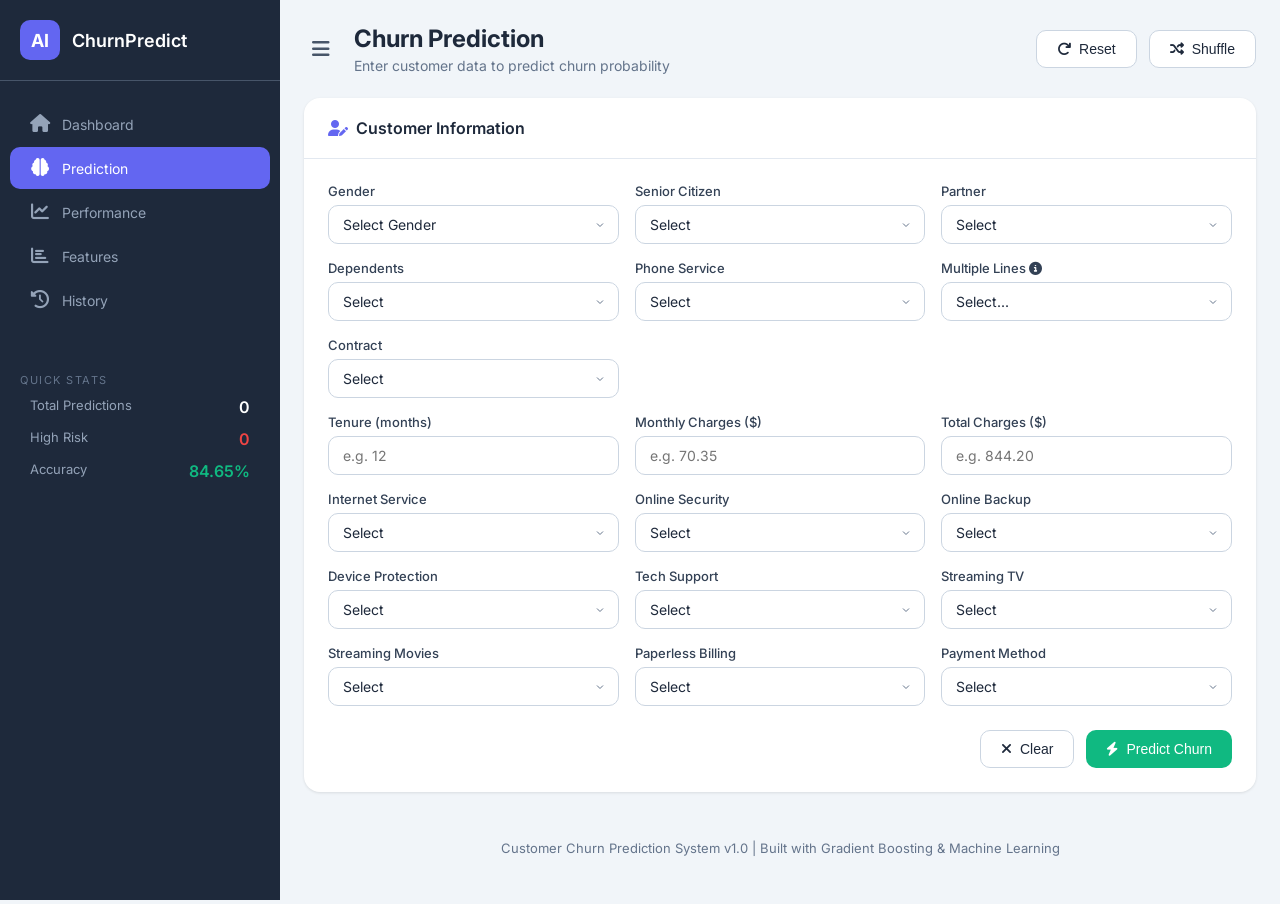
<file: templates/prediction.html>
<!doctype html>
<html lang="en">
    <head>
        <meta charset="UTF-8" />
        <meta name="viewport" content="width=device-width, initial-scale=1.0" />
        <title>Prediction - ChurnPredict AI</title>
        <link
            href="https://fonts.googleapis.com/css2?family=Inter:wght@300;400;500;600;700;800&display=swap"
            rel="stylesheet"
        />
        <link
            rel="stylesheet"
            href="https://cdnjs.cloudflare.com/ajax/libs/font-awesome/6.4.0/css/all.min.css"
        />
        <link rel="stylesheet" href="/static/styles.css" />
    </head>
    <body>
        <div class="loading-overlay" id="loading">
            <div class="spinner"></div>
        </div>
        <div class="toast-container" id="toastContainer"></div>

        <aside class="sidebar" id="sidebar">
            <div class="sidebar-brand">
                <div class="logo-icon">AI</div>
                <span class="brand-text">ChurnPredict</span>
            </div>
            <nav class="sidebar-nav">
                <a href="/" class="nav-item"
                    ><i class="fas fa-home"></i><span>Dashboard</span></a
                >
                <a href="/prediction" class="nav-item active"
                    ><i class="fas fa-brain"></i><span>Prediction</span></a
                >
                <a href="/performance" class="nav-item"
                    ><i class="fas fa-chart-line"></i
                    ><span>Performance</span></a
                >
                <a href="/features" class="nav-item"
                    ><i class="fas fa-chart-bar"></i><span>Features</span></a
                >
                <a href="/history" class="nav-item"
                    ><i class="fas fa-history"></i><span>History</span></a
                >
            </nav>
            <div class="sidebar-section">
                <div class="sidebar-section-title">Quick Stats</div>
                <div style="padding: 0 10px">
                    <div class="quick-stat">
                        <span class="label">Total Predictions</span
                        ><span class="value" id="qsTotal">—</span>
                    </div>
                    <div class="quick-stat">
                        <span class="label">High Risk</span
                        ><span
                            class="value"
                            style="color: var(--danger)"
                            id="qsHigh"
                            >—</span
                        >
                    </div>
                    <div class="quick-stat">
                        <span class="label">Accuracy</span
                        ><span class="value" style="color: var(--success)"
                            >84.65%</span
                        >
                    </div>
                </div>
            </div>
        </aside>

        <main class="main-content">
            <div class="top-bar">
                <div style="display: flex; align-items: center; gap: 16px">
                    <button class="menu-toggle" id="menuToggle">
                        <i class="fas fa-bars"></i>
                    </button>
                    <div class="page-title">
                        <h1>Churn Prediction</h1>
                        <p>Enter customer data to predict churn probability</p>
                    </div>
                </div>
                <div class="top-actions">
                    <button class="btn btn-outline" onclick="resetForm()">
                        <i class="fas fa-redo"></i> Reset
                    </button>
                    <button
                        class="btn btn-outline"
                        onclick="shuffleData()"
                        title="Shuffle random data"
                    >
                        <i class="fas fa-random"></i> Shuffle
                    </button>
                </div>
            </div>

            <section class="card animate-in">
                <div class="card-header">
                    <div class="card-title">
                        <i class="fas fa-user-edit"></i> Customer Information
                    </div>
                </div>
                <div class="card-body">
                    <form id="predictionForm" onsubmit="event.preventDefault()">
                        <div class="form-row">
                            <div class="form-group">
                                <label class="form-label">Gender</label>
                                <select class="form-control" id="gender">
                                    <option value="">Select Gender</option>
                                    <option value="Male">Male</option>
                                    <option value="Female">Female</option>
                                </select>
                            </div>
                            <div class="form-group">
                                <label class="form-label">Senior Citizen</label>
                                <select class="form-control" id="seniorCitizen">
                                    <option value="">Select</option>
                                    <option value="0">No</option>
                                    <option value="1">Yes</option>
                                </select>
                            </div>
                            <div class="form-group">
                                <label class="form-label">Partner</label>
                                <select class="form-control" id="partner">
                                    <option value="">Select</option>
                                    <option value="No">No</option>
                                    <option value="Yes">Yes</option>
                                </select>
                            </div>
                        </div>
                        <div class="form-row" style="margin-top: 16px">
                            <div class="form-group">
                                <label class="form-label">Dependents</label>
                                <select class="form-control" id="dependents">
                                    <option value="">Select</option>
                                    <option value="No">No</option>
                                    <option value="Yes">Yes</option>
                                </select>
                            </div>
                            <div class="form-group">
                                <label class="form-label">Phone Service</label>
                                <select class="form-control" id="phoneService">
                                    <option value="">Select</option>
                                    <option value="No">No</option>
                                    <option value="Yes">Yes</option>
                                </select>
                            </div>
                            <!-- Add this after the phoneService field -->
                            <div class="form-group">
                                <label class="form-label" for="multipleLines"
                                    >Multiple Lines
                                    <i
                                        class="fas fa-info-circle"
                                        title="Whether the customer has multiple phone lines"
                                    ></i
                                ></label>
                                <select
                                    class="form-control"
                                    id="multipleLines"
                                    required
                                >
                                    <option value="">Select...</option>
                                    <option value="Yes">Yes</option>
                                    <option value="No">No</option>
                                    <option value="No phone service">
                                        No phone service
                                    </option>
                                </select>
                            </div>
                            <div class="form-group">
                                <label class="form-label">Contract</label>
                                <select class="form-control" id="contract">
                                    <option value="">Select</option>
                                    <option value="Month-to-month">
                                        Month-to-month
                                    </option>
                                    <option value="One year">One year</option>
                                    <option value="Two year">Two year</option>
                                </select>
                            </div>
                        </div>
                        <div class="form-row" style="margin-top: 16px">
                            <div class="form-group">
                                <label class="form-label"
                                    >Tenure (months)</label
                                >
                                <input
                                    type="number"
                                    class="form-control"
                                    id="tenure"
                                    placeholder="e.g. 12"
                                />
                            </div>
                            <div class="form-group">
                                <label class="form-label"
                                    >Monthly Charges ($)</label
                                >
                                <input
                                    type="number"
                                    class="form-control"
                                    id="monthlyCharges"
                                    placeholder="e.g. 70.35"
                                    step="0.01"
                                />
                            </div>
                            <div class="form-group">
                                <label class="form-label"
                                    >Total Charges ($)</label
                                >
                                <input
                                    type="number"
                                    class="form-control"
                                    id="totalCharges"
                                    placeholder="e.g. 844.20"
                                    step="0.01"
                                />
                            </div>
                        </div>
                        <div class="form-row" style="margin-top: 16px">
                            <div class="form-group">
                                <label class="form-label"
                                    >Internet Service</label
                                >
                                <select
                                    class="form-control"
                                    id="internetService"
                                >
                                    <option value="">Select</option>
                                    <option value="No">No</option>
                                    <option value="DSL">DSL</option>
                                    <option value="Fiber optic">
                                        Fiber optic
                                    </option>
                                </select>
                            </div>
                            <div class="form-group">
                                <label class="form-label"
                                    >Online Security</label
                                >
                                <select
                                    class="form-control"
                                    id="onlineSecurity"
                                >
                                    <option value="">Select</option>
                                    <option value="No">No</option>
                                    <option value="Yes">Yes</option>
                                    <option value="No internet service">
                                        No internet service
                                    </option>
                                </select>
                            </div>
                            <div class="form-group">
                                <label class="form-label">Online Backup</label>
                                <select class="form-control" id="onlineBackup">
                                    <option value="">Select</option>
                                    <option value="No">No</option>
                                    <option value="Yes">Yes</option>
                                    <option value="No internet service">
                                        No internet service
                                    </option>
                                </select>
                            </div>
                        </div>
                        <div class="form-row" style="margin-top: 16px">
                            <div class="form-group">
                                <label class="form-label"
                                    >Device Protection</label
                                >
                                <select
                                    class="form-control"
                                    id="deviceProtection"
                                >
                                    <option value="">Select</option>
                                    <option value="No">No</option>
                                    <option value="Yes">Yes</option>
                                    <option value="No internet service">
                                        No internet service
                                    </option>
                                </select>
                            </div>
                            <div class="form-group">
                                <label class="form-label">Tech Support</label>
                                <select class="form-control" id="techSupport">
                                    <option value="">Select</option>
                                    <option value="No">No</option>
                                    <option value="Yes">Yes</option>
                                    <option value="No internet service">
                                        No internet service
                                    </option>
                                </select>
                            </div>
                            <div class="form-group">
                                <label class="form-label">Streaming TV</label>
                                <select class="form-control" id="streamingTV">
                                    <option value="">Select</option>
                                    <option value="No">No</option>
                                    <option value="Yes">Yes</option>
                                    <option value="No internet service">
                                        No internet service
                                    </option>
                                </select>
                            </div>
                        </div>
                        <div class="form-row" style="margin-top: 16px">
                            <div class="form-group">
                                <label class="form-label"
                                    >Streaming Movies</label
                                >
                                <select
                                    class="form-control"
                                    id="streamingMovies"
                                >
                                    <option value="">Select</option>
                                    <option value="No">No</option>
                                    <option value="Yes">Yes</option>
                                    <option value="No internet service">
                                        No internet service
                                    </option>
                                </select>
                            </div>
                            <div class="form-group">
                                <label class="form-label"
                                    >Paperless Billing</label
                                >
                                <select
                                    class="form-control"
                                    id="paperlessBilling"
                                >
                                    <option value="">Select</option>
                                    <option value="No">No</option>
                                    <option value="Yes">Yes</option>
                                </select>
                            </div>
                            <div class="form-group">
                                <label class="form-label">Payment Method</label>
                                <select class="form-control" id="paymentMethod">
                                    <option value="">Select</option>
                                    <option value="Electronic check">
                                        Electronic check
                                    </option>
                                    <option value="Mailed check">
                                        Mailed check
                                    </option>
                                    <option value="Bank transfer (automatic)">
                                        Bank transfer (automatic)
                                    </option>
                                    <option value="Credit card (automatic)">
                                        Credit card (automatic)
                                    </option>
                                </select>
                            </div>
                        </div>

                        <div
                            style="
                                display: flex;
                                justify-content: flex-end;
                                margin-top: 24px;
                                gap: 12px;
                            "
                        >
                            <button
                                type="button"
                                class="btn btn-outline"
                                onclick="resetForm()"
                            >
                                <i class="fas fa-times"></i> Clear
                            </button>
                            <button
                                type="button"
                                class="btn btn-success"
                                onclick="predictChurn()"
                            >
                                <i class="fas fa-bolt"></i> Predict Churn
                            </button>
                        </div>
                    </form>

                    <!-- Result -->
                    <div class="prediction-result" id="predictionResult">
                        <div class="risk-badge" id="riskBadge">
                            <i class="fas fa-exclamation-triangle"></i>
                            <span id="riskLevel">High Risk</span>
                        </div>
                        <div class="probability-value" id="probabilityValue">
                            0%
                        </div>
                        <div class="probability-bar">
                            <div
                                class="probability-bar-fill"
                                id="probabilityBar"
                                style="width: 0%"
                            ></div>
                        </div>
                        <p class="risk-message" id="riskMessage"></p>
                        <div style="margin-top: 20px">
                            <a href="history.html" class="btn btn-outline"
                                ><i class="fas fa-history"></i> View History</a
                            >
                        </div>
                    </div>
                </div>
            </section>

            <div class="page-footer">
                <p>
                    Customer Churn Prediction System v1.0 | Built with Gradient
                    Boosting & Machine Learning
                </p>
            </div>
        </main>

        <script src="/static/app.js"></script>
        <script>
            function updateQuickStats() {
                const preds = getPredictions();
                document.getElementById("qsTotal").textContent =
                    preds.length.toLocaleString();
                document.getElementById("qsHigh").textContent = preds.filter(
                    (p) => p.probability >= 0.7,
                ).length;
            }

            function shuffleData() {
                const pick = (arr) =>
                    arr[Math.floor(Math.random() * arr.length)];
                const rand = (min, max) =>
                    (Math.random() * (max - min) + min).toFixed(2);

                const vals = {
                    gender: pick(["Male", "Female"]),
                    seniorCitizen: pick(["0", "1"]),
                    partner: pick(["Yes", "No"]),
                    dependents: pick(["Yes", "No"]),
                    phoneService: pick(["Yes", "No"]),
                    multipleLines: pick(["Yes", "No", "No phone service"]),
                    contract: pick(["Month-to-month", "One year", "Two year"]),
                    tenure: Math.floor(Math.random() * 72).toString(),
                    monthlyCharges: rand(18, 120),
                    totalCharges: rand(18, 8600),
                    internetService: pick(["DSL", "Fiber optic", "No"]),
                    onlineSecurity: pick(["Yes", "No", "No internet service"]),
                    onlineBackup: pick(["Yes", "No", "No internet service"]),
                    deviceProtection: pick([
                        "Yes",
                        "No",
                        "No internet service",
                    ]),
                    techSupport: pick(["Yes", "No", "No internet service"]),
                    streamingTV: pick(["Yes", "No", "No internet service"]),
                    streamingMovies: pick(["Yes", "No", "No internet service"]),
                    paperlessBilling: pick(["Yes", "No"]),
                    paymentMethod: pick([
                        "Electronic check",
                        "Mailed check",
                        "Bank transfer (automatic)",
                        "Credit card (automatic)",
                    ]),
                };
                Object.entries(vals).forEach(([id, val]) => {
                    const el = document.getElementById(id);
                    if (el) el.value = val;
                });
                showToast("Random profile shuffled", "info");
            }

            function resetForm() {
                document.getElementById("predictionForm").reset();
                document
                    .getElementById("predictionResult")
                    .classList.remove("show");
            }

            async function predictChurn() {
                const fields = [
                    "gender",
                    "seniorCitizen",
                    "partner",
                    "dependents",
                    "phoneService",
                    "multipleLines",
                    "contract",
                    "internetService",
                    "onlineSecurity",
                    "onlineBackup",
                    "deviceProtection",
                    "techSupport",
                    "streamingTV",
                    "streamingMovies",
                    "paperlessBilling",
                    "paymentMethod",
                ];

                // Validate selects
                for (const f of fields) {
                    if (!document.getElementById(f).value) {
                        showToast(
                            `Please select a value for "${f.replace(/([A-Z])/g, " $1")}"`,
                            "error",
                        );
                        document.getElementById(f).focus();
                        return;
                    }
                }
                if (!document.getElementById("tenure").value) {
                    showToast("Please enter tenure", "error");
                    return;
                }
                if (!document.getElementById("monthlyCharges").value) {
                    showToast("Please enter monthly charges", "error");
                    return;
                }
                if (!document.getElementById("totalCharges").value) {
                    showToast("Please enter total charges", "error");
                    return;
                }

                const formData = {};
                fields.forEach(
                    (f) => (formData[f] = document.getElementById(f).value),
                );
                formData.tenure = parseFloat(
                    document.getElementById("tenure").value,
                );
                formData.monthlyCharges = parseFloat(
                    document.getElementById("monthlyCharges").value,
                );
                formData.totalCharges = parseFloat(
                    document.getElementById("totalCharges").value,
                );

                showLoading();
                try {
                    const response = await fetch("/api/predict", {
                        method: "POST",
                        headers: { "Content-Type": "application/json" },
                        body: JSON.stringify(formData),
                    });
                    if (!response.ok) throw new Error("Prediction failed");
                    const data = await response.json();

                    const prob = data.probability;
                    const resultDiv =
                        document.getElementById("predictionResult");
                    const riskBadge = document.getElementById("riskBadge");
                    const probValue =
                        document.getElementById("probabilityValue");
                    const probBar = document.getElementById("probabilityBar");
                    const riskMsg = document.getElementById("riskMessage");

                    probValue.textContent = (prob * 100).toFixed(1) + "%";

                    let riskLevel, riskClass, riskMessage;
                    if (prob >= 0.7) {
                        riskLevel = "High Risk";
                        riskClass = "high";
                        riskMessage =
                            "This customer has a high probability of churning. Immediate retention action is recommended.";
                    } else if (prob >= 0.4) {
                        riskLevel = "Medium Risk";
                        riskClass = "medium";
                        riskMessage =
                            "This customer is at moderate risk of churning. Consider proactive retention strategies.";
                    } else {
                        riskLevel = "Low Risk";
                        riskClass = "low";
                        riskMessage =
                            "This customer is likely to stay. Maintain good service quality and engagement.";
                    }

                    resultDiv.className =
                        "prediction-result show " + riskClass + "-risk";
                    riskBadge.className = "risk-badge " + riskClass;
                    riskBadge.querySelector("span").textContent = riskLevel;
                    probValue.className = "probability-value " + riskClass;
                    probBar.className = "probability-bar-fill " + riskClass;

                    setTimeout(() => {
                        probBar.style.width = prob * 100 + "%";
                    }, 50);
                    riskMsg.textContent = riskMessage;

                    // Save
                    const preds = getPredictions();
                    preds.unshift({
                        time: new Date().toLocaleString(),
                        gender: formData.gender,
                        tenure: formData.tenure,
                        contract: formData.contract,
                        monthlyCharges: formData.monthlyCharges,
                        probability: prob,
                        prediction: data.churn_prediction,
                        status: data.churn_label,
                    });
                    savePredictions(preds);
                    updateQuickStats();
                    showToast("Prediction saved to history", "success");
                } catch (error) {
                    showToast("Prediction failed: " + error.message, "error");
                } finally {
                    hideLoading();
                }
            }

            updateQuickStats();
        </script>
    </body>
</html>
</file>
<file: static/styles.css>
:root {
    --primary: #6366f1;
    --primary-dark: #4f46e5;
    --primary-light: #818cf8;
    --success: #10b981;
    --danger: #ef4444;
    --warning: #f59e0b;
    --info: #3b82f6;
    --dark: #1e293b;
    --dark-2: #334155;
    --gray-100: #f1f5f9;
    --gray-200: #e2e8f0;
    --gray-300: #cbd5e1;
    --gray-400: #94a3b8;
    --gray-500: #64748b;
    --gray-600: #475569;
    --sidebar-width: 280px;
    --transition: all 0.3s ease;
}

* {
    margin: 0;
    padding: 0;
    box-sizing: border-box;
}

body {
    font-family: "Inter", sans-serif;
    background-color: var(--gray-100);
    color: var(--dark);
    display: flex;
    min-height: 100vh;
    overflow-x: hidden;
}

/* ─── Sidebar ─── */
.sidebar {
    width: var(--sidebar-width);
    background: var(--dark);
    color: white;
    position: fixed;
    top: 0;
    left: 0;
    height: 100vh;
    z-index: 100;
    transition: var(--transition);
    overflow-y: auto;
}
.sidebar.collapsed {
    width: 72px;
}

.sidebar-brand {
    padding: 20px;
    display: flex;
    align-items: center;
    gap: 12px;
    border-bottom: 1px solid var(--gray-600);
}
.sidebar-brand .logo-icon {
    width: 40px;
    height: 40px;
    background: var(--primary);
    border-radius: 10px;
    display: flex;
    align-items: center;
    justify-content: center;
    font-weight: 700;
    font-size: 18px;
    flex-shrink: 0;
}
.sidebar-brand .brand-text {
    font-size: 18px;
    font-weight: 600;
    white-space: nowrap;
    transition: var(--transition);
}
.sidebar.collapsed .brand-text {
    opacity: 0;
    width: 0;
    overflow: hidden;
}

.sidebar-nav {
    padding: 20px 0;
}
.nav-item {
    display: flex;
    align-items: center;
    padding: 12px 20px;
    margin: 2px 10px;
    border-radius: 10px;
    color: var(--gray-400);
    cursor: pointer;
    transition: var(--transition);
    text-decoration: none;
    gap: 12px;
}
.nav-item:hover {
    background: var(--dark-2);
    color: white;
}
.nav-item.active {
    background: var(--primary);
    color: white;
}
.nav-item i {
    font-size: 18px;
    width: 20px;
    text-align: center;
    flex-shrink: 0;
}
.nav-item span {
    font-size: 14px;
    white-space: nowrap;
    transition: var(--transition);
}
.sidebar.collapsed .nav-item span {
    opacity: 0;
    width: 0;
    overflow: hidden;
}

.sidebar-section {
    padding: 10px 20px;
    margin-top: 20px;
}
.sidebar-section-title {
    font-size: 11px;
    text-transform: uppercase;
    letter-spacing: 1.5px;
    color: var(--gray-500);
    margin-bottom: 10px;
}
.sidebar.collapsed .sidebar-section {
    display: none;
}
.quick-stat {
    display: flex;
    justify-content: space-between;
    margin-bottom: 12px;
}
.quick-stat .label {
    color: #94a3b8;
    font-size: 13px;
}
.quick-stat .value {
    font-weight: 600;
}

/* ─── Main Content ─── */
.main-content {
    flex: 1;
    margin-left: var(--sidebar-width);
    padding: 24px;
    transition: var(--transition);
}
.sidebar.collapsed ~ .main-content {
    margin-left: 72px;
}

/* ─── Top Bar ─── */
.top-bar {
    display: flex;
    justify-content: space-between;
    align-items: center;
    margin-bottom: 24px;
    flex-wrap: wrap;
    gap: 12px;
}
.menu-toggle {
    background: none;
    border: none;
    font-size: 20px;
    color: var(--gray-600);
    cursor: pointer;
    padding: 8px;
    border-radius: 8px;
    transition: var(--transition);
}
.menu-toggle:hover {
    background: var(--gray-200);
}
.page-title h1 {
    font-size: 24px;
    font-weight: 700;
    color: var(--dark);
}
.page-title p {
    color: var(--gray-500);
    font-size: 14px;
    margin-top: 4px;
}
.top-actions {
    display: flex;
    gap: 12px;
    align-items: center;
}

/* ─── Buttons ─── */
.btn {
    display: inline-flex;
    align-items: center;
    gap: 8px;
    padding: 10px 20px;
    border-radius: 10px;
    font-size: 14px;
    font-weight: 500;
    border: none;
    cursor: pointer;
    transition: var(--transition);
    text-decoration: none;
}
.btn-primary {
    background: var(--primary);
    color: white;
}
.btn-primary:hover {
    background: var(--primary-dark);
}
.btn-outline {
    background: white;
    color: var(--dark);
    border: 1px solid var(--gray-300);
}
.btn-outline:hover {
    background: var(--gray-100);
}
.btn-success {
    background: var(--success);
    color: white;
}
.btn-success:hover {
    opacity: 0.9;
}
.btn-danger {
    background: var(--danger);
    color: white;
}
.btn-icon {
    padding: 0;
    width: 40px;
    height: 40px;
    display: flex;
    align-items: center;
    justify-content: center;
}

/* ─── Stats Cards ─── */
.stats-grid {
    display: grid;
    grid-template-columns: repeat(4, 1fr);
    gap: 20px;
    margin-bottom: 24px;
}
.stat-card {
    background: white;
    border-radius: 16px;
    padding: 24px;
    box-shadow: 0 1px 3px rgba(0, 0, 0, 0.1);
    transition: var(--transition);
    position: relative;
    overflow: hidden;
}
.stat-card:hover {
    transform: translateY(-4px);
    box-shadow: 0 10px 30px rgba(0, 0, 0, 0.1);
}
.stat-card::before {
    content: "";
    position: absolute;
    top: 0;
    left: 0;
    width: 4px;
    height: 100%;
    border-radius: 4px;
}
.stat-card.blue::before {
    background: var(--primary);
}
.stat-card.green::before {
    background: var(--success);
}
.stat-card.orange::before {
    background: var(--warning);
}
.stat-card.red::before {
    background: var(--danger);
}

.stat-icon {
    width: 48px;
    height: 48px;
    border-radius: 12px;
    display: flex;
    align-items: center;
    justify-content: center;
    font-size: 20px;
    margin-bottom: 16px;
}
.stat-card.blue .stat-icon {
    background: rgba(99, 102, 241, 0.1);
    color: var(--primary);
}
.stat-card.green .stat-icon {
    background: rgba(16, 185, 129, 0.1);
    color: var(--success);
}
.stat-card.orange .stat-icon {
    background: rgba(245, 158, 11, 0.1);
    color: var(--warning);
}
.stat-card.red .stat-icon {
    background: rgba(239, 68, 68, 0.1);
    color: var(--danger);
}

.stat-value {
    font-size: 32px;
    font-weight: 700;
    color: var(--dark);
}
.stat-label {
    font-size: 13px;
    color: var(--gray-500);
    margin-top: 4px;
}
.stat-change {
    display: inline-flex;
    align-items: center;
    gap: 4px;
    font-size: 12px;
    margin-top: 4px;
    padding: 2px 8px;
    border-radius: 6px;
}
.stat-change.up {
    background: rgba(16, 185, 129, 0.1);
    color: var(--success);
}
.stat-change.down {
    background: rgba(239, 68, 68, 0.1);
    color: var(--danger);
}

/* ─── Cards ─── */
.card {
    background: white;
    border-radius: 16px;
    box-shadow: 0 1px 3px rgba(0, 0, 0, 0.1);
    overflow: hidden;
}
.card-header {
    padding: 20px 24px;
    border-bottom: 1px solid var(--gray-200);
    display: flex;
    justify-content: space-between;
    align-items: center;
}
.card-title {
    font-size: 16px;
    font-weight: 600;
    color: var(--dark);
    display: flex;
    align-items: center;
    gap: 8px;
}
.card-title i {
    color: var(--primary);
}
.card-body {
    padding: 24px;
}

.content-grid {
    display: grid;
    grid-template-columns: 1fr 1fr;
    gap: 24px;
}

/* ─── Forms ─── */
.form-group {
    display: flex;
    flex-direction: column;
    gap: 6px;
}
.form-label {
    font-size: 13px;
    font-weight: 500;
    color: var(--dark-2);
}
.form-control {
    width: 100%;
    padding: 10px 14px;
    border: 1px solid var(--gray-300);
    border-radius: 10px;
    font-size: 14px;
    color: var(--dark);
    transition: var(--transition);
    background: white;
    font-family: inherit;
}
.form-control:focus {
    outline: none;
    border-color: var(--primary);
    box-shadow: 0 0 0 3px rgba(99, 102, 241, 0.1);
}
select.form-control {
    appearance: none;
    background-image: url("data:image/svg+xml,%3Csvg xmlns='http://www.w3.org/2000/svg' width='12' height='12' viewBox='0 0 24 24' fill='none' stroke='%2364748b' stroke-width='2'%3E%3Cpath d='M6 9l6 6 6-6'/%3E%3C/svg%3E");
    background-repeat: no-repeat;
    background-position: right 12px center;
    padding-right: 36px;
}
.form-row {
    display: grid;
    grid-template-columns: repeat(3, 1fr);
    gap: 16px;
}

/* ─── Prediction Result ─── */
.prediction-result {
    display: none;
    margin-top: 24px;
    padding: 24px;
    border-radius: 12px;
    text-align: center;
}
.prediction-result.show {
    display: block;
}
.prediction-result.high-risk {
    background: linear-gradient(
        135deg,
        rgba(239, 68, 68, 0.1),
        rgba(239, 68, 68, 0.05)
    );
    border: 1px solid rgba(239, 68, 68, 0.2);
}
.prediction-result.medium-risk {
    background: linear-gradient(
        135deg,
        rgba(245, 158, 11, 0.1),
        rgba(245, 158, 11, 0.05)
    );
    border: 1px solid rgba(245, 158, 11, 0.2);
}
.prediction-result.low-risk {
    background: linear-gradient(
        135deg,
        rgba(16, 185, 129, 0.1),
        rgba(16, 185, 129, 0.05)
    );
    border: 1px solid rgba(16, 185, 129, 0.2);
}
.risk-badge {
    display: inline-flex;
    align-items: center;
    gap: 6px;
    padding: 6px 16px;
    border-radius: 20px;
    font-size: 14px;
    font-weight: 600;
    margin-bottom: 12px;
}
.risk-badge.high {
    background: rgba(239, 68, 68, 0.2);
    color: var(--danger);
}
.risk-badge.medium {
    background: rgba(245, 158, 11, 0.2);
    color: var(--warning);
}
.risk-badge.low {
    background: rgba(16, 185, 129, 0.2);
    color: var(--success);
}

.probability-value {
    font-size: 48px;
    font-weight: 700;
    margin: 12px 0;
}
.probability-value.high {
    color: var(--danger);
}
.probability-value.medium {
    color: var(--warning);
}
.probability-value.low {
    color: var(--success);
}

.probability-bar {
    width: 100%;
    height: 8px;
    background: var(--gray-200);
    border-radius: 4px;
    overflow: hidden;
    margin-top: 16px;
}
.probability-bar-fill {
    height: 100%;
    border-radius: 4px;
    transition: width 0.5s ease;
}
.probability-bar-fill.high {
    background: var(--danger);
}
.probability-bar-fill.medium {
    background: var(--warning);
}
.probability-bar-fill.low {
    background: var(--success);
}

.risk-message {
    font-size: 14px;
    color: var(--gray-600);
    margin-top: 8px;
    max-width: 400px;
    margin-left: auto;
    margin-right: auto;
}

/* ─── Feature Importance ─── */
.feature-item {
    display: flex;
    align-items: center;
    gap: 12px;
    padding: 12px 0;
    border-bottom: 1px solid var(--gray-100);
}
.feature-rank {
    width: 24px;
    height: 24px;
    background: var(--primary-light);
    color: white;
    border-radius: 6px;
    display: flex;
    align-items: center;
    justify-content: center;
    font-size: 12px;
    font-weight: 600;
    flex-shrink: 0;
}
.feature-name {
    flex: 1;
    font-size: 14px;
    color: var(--dark-2);
}
.feature-bar-container {
    flex: 2;
}
.feature-bar {
    height: 8px;
    background: var(--gray-200);
    border-radius: 4px;
    overflow: hidden;
}
.feature-bar-fill {
    height: 100%;
    background: linear-gradient(90deg, var(--primary), var(--primary-light));
    border-radius: 4px;
    transition: width 1s ease;
}
.feature-importance {
    font-size: 13px;
    font-weight: 600;
    color: var(--dark);
    width: 50px;
    text-align: right;
}

/* ─── Metrics ─── */
.metrics-grid {
    display: grid;
    grid-template-columns: repeat(2, 1fr);
    gap: 16px;
}
.metric-item {
    display: flex;
    justify-content: space-between;
    align-items: center;
    padding: 16px;
    background: var(--gray-50);
    border-radius: 12px;
}
.metric-label {
    font-size: 14px;
    color: var(--gray-600);
}
.metric-value {
    font-size: 24px;
    font-weight: 700;
    color: var(--dark);
}

/* ─── Table ─── */
.table-container {
    overflow-x: auto;
}
.history-table {
    width: 100%;
    border-collapse: collapse;
}
.history-table th {
    background: var(--gray-50);
    padding: 12px 16px;
    text-align: left;
    font-size: 13px;
    font-weight: 600;
    color: var(--gray-600);
    border-bottom: 2px solid var(--gray-200);
    white-space: nowrap;
}
.history-table td {
    padding: 12px 16px;
    font-size: 13px;
    color: var(--dark-2);
    border-bottom: 1px solid var(--gray-100);
    white-space: nowrap;
}
.history-table tbody tr:hover {
    background: var(--gray-50);
}

.status-badge {
    display: inline-flex;
    align-items: center;
    gap: 6px;
    padding: 4px 12px;
    border-radius: 20px;
    font-size: 12px;
    font-weight: 500;
}
.status-badge.churned {
    background: rgba(239, 68, 68, 0.1);
    color: var(--danger);
}
.status-badge.retained {
    background: rgba(16, 185, 129, 0.1);
    color: var(--success);
}

/* ─── Empty State ─── */
.empty-state {
    text-align: center;
    color: var(--gray-500);
    padding: 60px 20px;
}
.empty-state i {
    font-size: 48px;
    margin-bottom: 16px;
    color: var(--gray-300);
}
.empty-state p {
    font-size: 14px;
}

/* ─── Loading Overlay ─── */
.loading-overlay {
    position: fixed;
    inset: 0;
    background: rgba(255, 255, 255, 0.8);
    z-index: 1000;
    display: none;
    justify-content: center;
    align-items: center;
}
.loading-overlay.show {
    display: flex;
}
.spinner {
    width: 48px;
    height: 48px;
    border: 4px solid var(--gray-200);
    border-top-color: var(--primary);
    border-radius: 50%;
    animation: spin 0.8s linear infinite;
}
@keyframes spin {
    to {
        transform: rotate(360deg);
    }
}

/* ─── Toast ─── */
.toast-container {
    position: fixed;
    top: 24px;
    right: 24px;
    z-index: 2000;
    display: flex;
    flex-direction: column;
    gap: 8px;
}
.toast {
    padding: 14px 20px;
    border-radius: 12px;
    color: white;
    font-size: 14px;
    font-weight: 500;
    box-shadow: 0 8px 24px rgba(0, 0, 0, 0.15);
    animation: slideIn 0.3s ease;
    display: flex;
    align-items: center;
    gap: 10px;
}
.toast.success {
    background: var(--success);
}
.toast.error {
    background: var(--danger);
}
.toast.info {
    background: var(--primary);
}
@keyframes slideIn {
    from {
        opacity: 0;
        transform: translateX(40px);
    }
    to {
        opacity: 1;
        transform: translateX(0);
    }
}

/* ─── Page header ─── */
.page-header {
    margin-bottom: 24px;
}
.page-header h1 {
    font-size: 24px;
    font-weight: 700;
    color: var(--dark);
}
.page-header p {
    color: var(--gray-500);
    font-size: 14px;
    margin-top: 4px;
}

/* ─── Footer ─── */
.page-footer {
    text-align: center;
    padding: 24px;
    color: var(--gray-500);
    font-size: 13px;
    margin-top: 24px;
}

/* ─── Animations ─── */
@keyframes fadeIn {
    from {
        opacity: 0;
        transform: translateY(10px);
    }
    to {
        opacity: 1;
        transform: translateY(0);
    }
}
.animate-in {
    animation: fadeIn 0.5s ease forwards;
}

/* ─── Responsive ─── */
@media (max-width: 1200px) {
    .stats-grid {
        grid-template-columns: repeat(2, 1fr);
    }
    .content-grid {
        grid-template-columns: 1fr;
    }
    .form-row {
        grid-template-columns: repeat(2, 1fr);
    }
}
@media (max-width: 768px) {
    .sidebar {
        transform: translateX(-100%);
    }
    .sidebar.mobile-open {
        transform: translateX(0);
    }
    .main-content {
        margin-left: 0 !important;
    }
    .stats-grid {
        grid-template-columns: 1fr;
    }
    .form-row {
        grid-template-columns: 1fr;
    }
    .metrics-grid {
        grid-template-columns: 1fr;
    }
    .top-bar {
        flex-direction: column;
        align-items: flex-start;
    }
}
</file>
